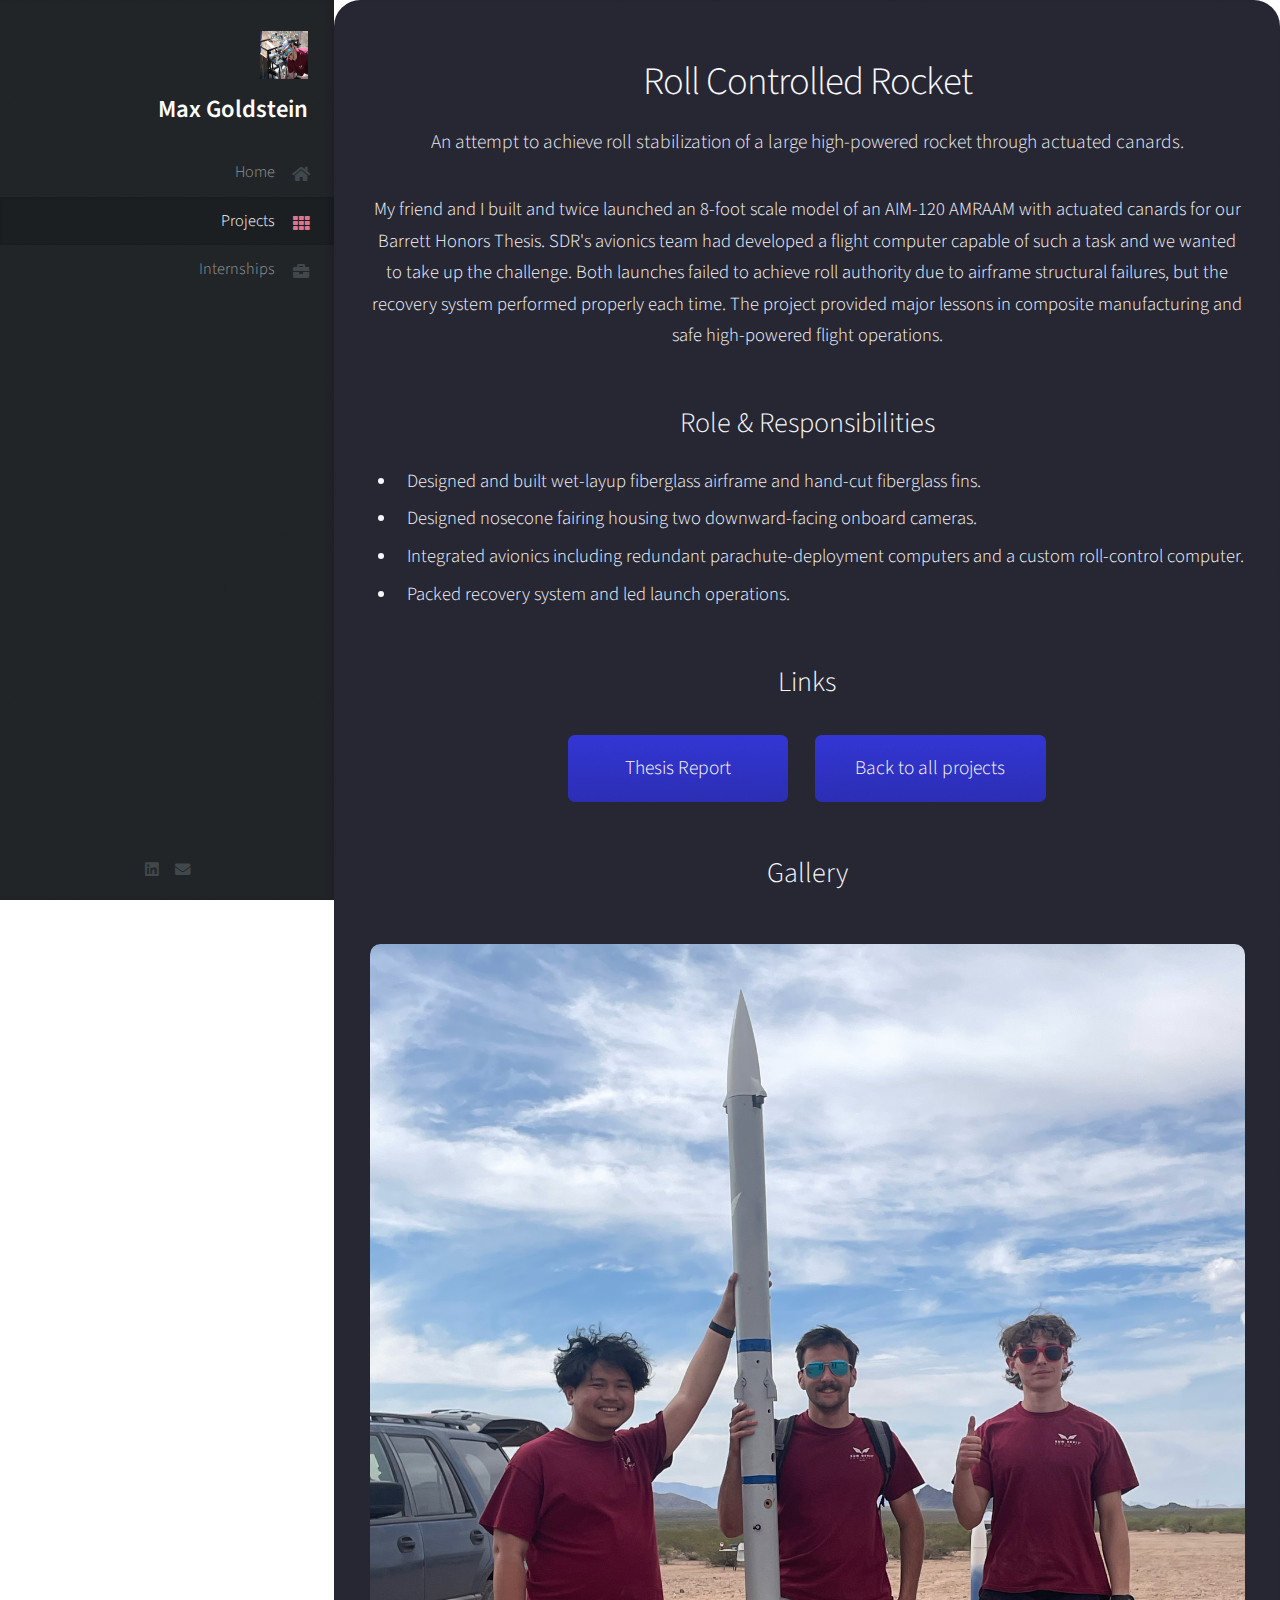
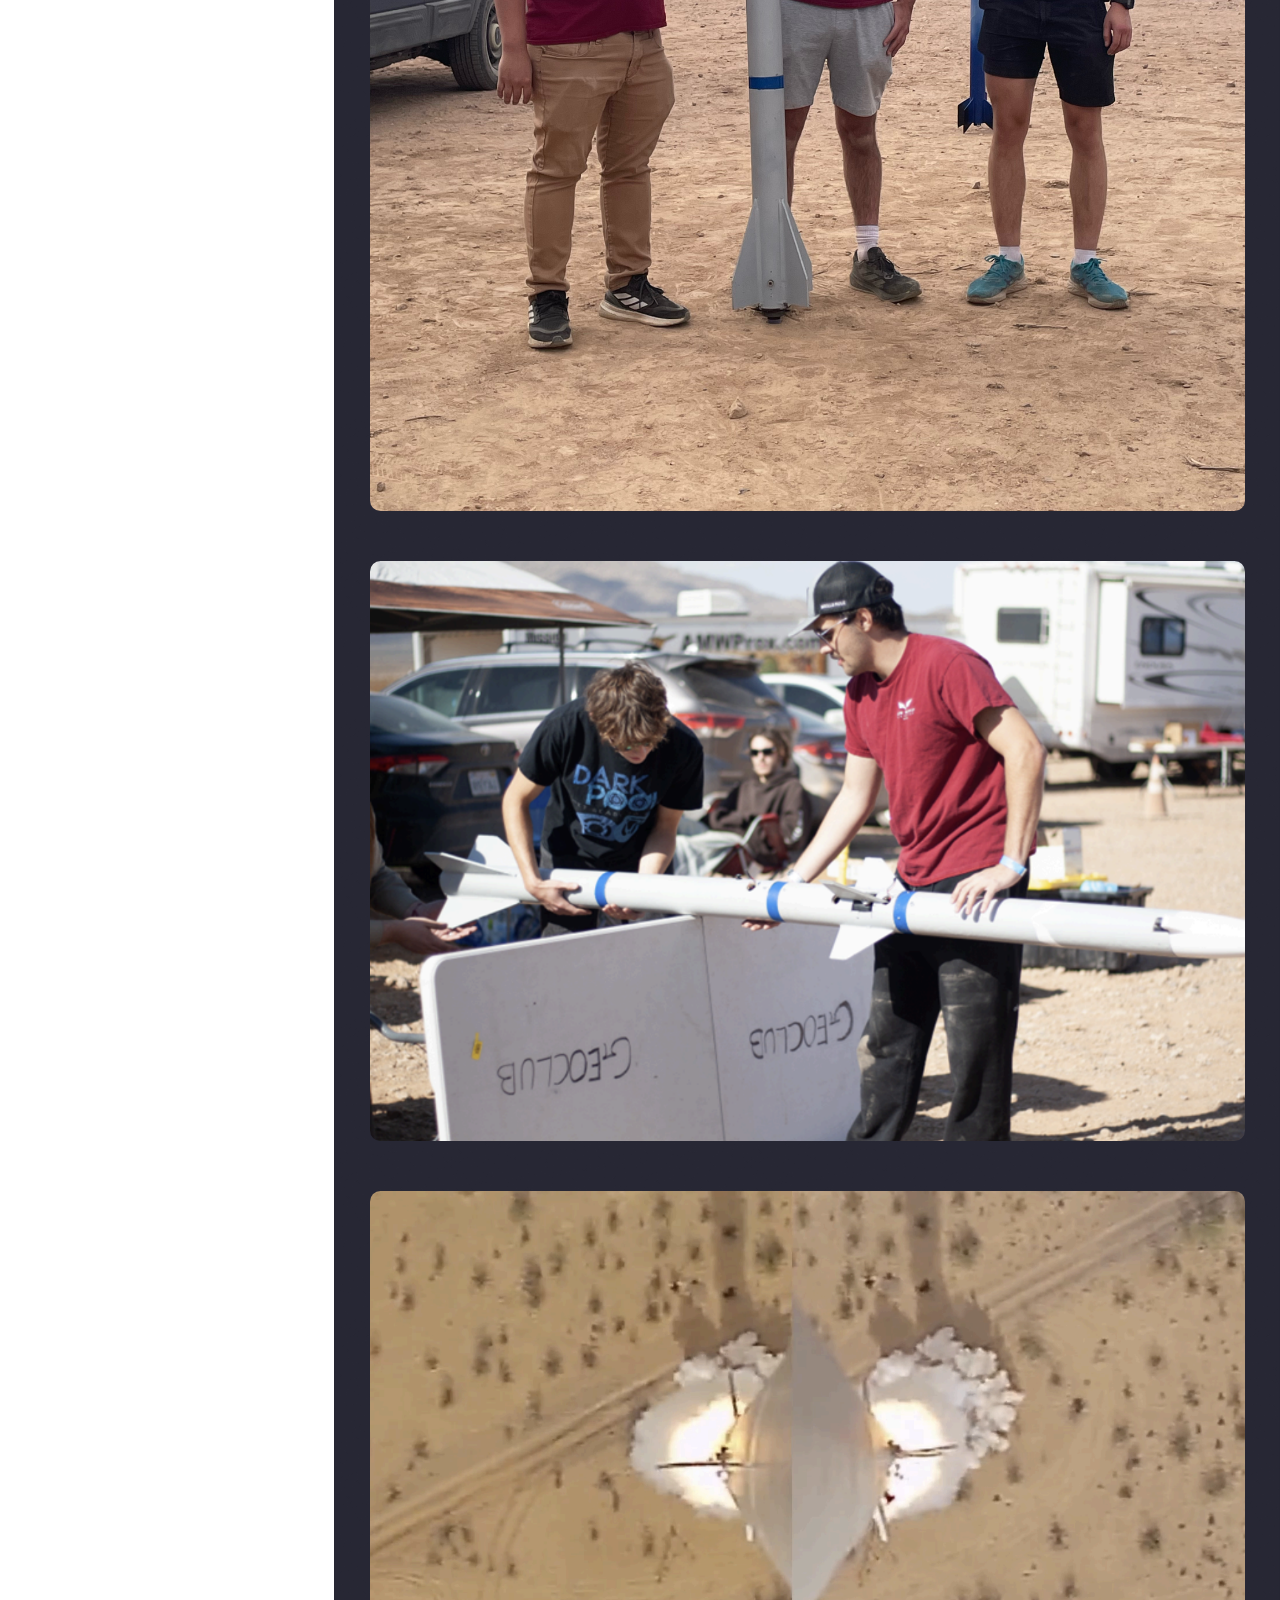
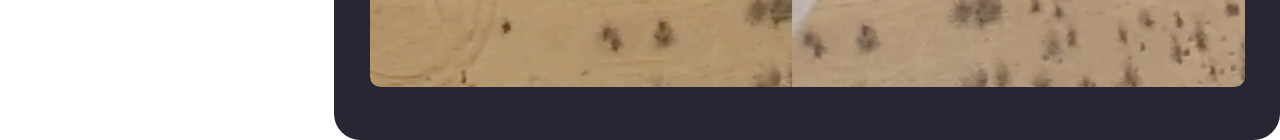
<file: AMRAAM.html>
<!DOCTYPE HTML>
<html>
  <head>
    <title>Roll Controlled Rocket | Projects</title>
    <meta charset="utf-8" />
    <meta name="viewport" content="width=device-width, initial-scale=1, user-scalable=no" />
    <link rel="stylesheet" href="assets/css/main.css" />

    <style>
      /* --------- Sidebar to match index/liquid page (DESKTOP ONLY) ---------- */
      @media screen and (min-width: 981px) {
        #header {
          width: 19em;
        }

        #main {
          margin-left: 19em;
        }
      }

      #header #logo h1#title {
        font-size: 1.4em;
      }

      #header #logo p {
        font-size: 0.95em;
      }

      #nav ul li a span {
        font-size: 1.05em !important;
      }

      /* --------- General text size ---------- */
      body, p, li {
        font-size: 1.1em;
        line-height: 1.7em;
      }

      /* --------- Project detail card ---------- */
      section.project-detail {
        margin: 3em 3em;
        background: rgba(10, 10, 25, 0.88);
        padding: 3em 3em;
        border-radius: 1.5em;
        box-shadow: 0 1.5rem 3rem rgba(0,0,0,0.6);
        box-sizing: border-box;
        color: #f7f8ff;
      }

      section.project-detail .container {
        width: 100%;
        max-width: 100%;
        margin: 0 auto;
      }

      section.project-detail h2 {
        font-size: 2.2em;
        text-align: center;
        margin-bottom: 0.4em;
        color: #f7f8ff;
      }

      section.project-detail h3 {
        font-size: 1.6em;
        margin-top: 1.8em;
        margin-bottom: 0.6em;
        text-align: center;
        color: #f7f8ff;
      }

      section.project-detail header > p {
        font-size: 1.1em;
        opacity: 0.95;
        text-align: center;
        max-width: 60rem;
        margin: 0.5em auto 1em auto;
      }

      section.project-detail p,
      section.project-detail li {
        font-size: 1.05em;
        line-height: 1.7em;
        color: #f7f8ff;
      }

      /* Narrower readable width for main paragraphs */
      section.project-detail p {
        max-width: 60rem;
        margin: 0.8em auto;
        text-align: center;
      }

      /* Role list centered but bullets left-aligned */
      ul.role-list {
        margin: 1.2em auto 0 auto;
        padding-left: 1.5em;
        width: fit-content;
        text-align: left;
      }

      ul.role-list li {
        margin-bottom: 0.35em;
      }

      /* Buttons – centered with spacing (matches other project pages) */
      section.project-detail .actions {
        margin-top: 1.8em;
        margin-bottom: 0.5em;
        display: flex;
        justify-content: center;
        gap: 1.5em;
        flex-wrap: wrap;
      }

      section.project-detail .actions .button {
        min-width: 220px;
        text-align: center;
        font-size: 1.05em;
        padding: 0.9em 2.1em;
      }

      /* Gallery spacing */
      section.project-detail .row {
        margin-top: 1.7em;
      }

      .image.fit img,
      .image.fit video {
        width: 100%;
        height: auto;
        display: block;
        border-radius: 0.6em;
      }
    </style>
  </head>

  <body class="is-preload">

    <!-- Header (same behavior as index/liquid) -->
    <div id="header">
      <div class="top">

        <!-- Logo -->
        <div id="logo">
          <span class="image avatar48"><img src="images/main.jpg" alt="" /></span>
          <h1 id="title">Max Goldstein</h1>
          <p></p>
        </div>

        <!-- Nav -->
        <nav id="nav">
          <ul>
            <li>
              <a href="index.html#top" id="top-link">
                <span class="icon solid fa-home">Home</span>
              </a>
            </li>
            <li>
              <a href="projects.html#projects" id="projects-link" class="active">
                <span class="icon solid fa-th">Projects</span>
              </a>
            </li>
            <li>
              <a href="internships.html" id="internships-link">
                <span class="icon solid fa-briefcase">Internships</span>
              </a>
            </li>
          </ul>
        </nav>

      </div>

      <div class="bottom">
        <!-- Social Icons -->
        <ul class="icons">
          <li>
            <a href="https://www.linkedin.com/in/max-goldstein27" target="_blank" class="icon brands fa-linkedin">
              <span class="label">LinkedIn</span>
            </a>
          </li>
          <li>
            <a href="mailto:mgoldstein42@gatech.edu" class="icon solid fa-envelope">
              <span class="label">Email</span>
            </a>
          </li>
        </ul>
      </div>

    </div>

    <!-- Main -->
    <div id="main">

      <section class="project-detail">
        <div class="container">

          <header>
            <h2>Roll Controlled Rocket</h2>
            <p>An attempt to achieve roll stabilization of a large high-powered rocket through actuated canards.</p>
          </header>

          <p>
            My friend and I built and twice launched an 8-foot scale model of an AIM-120 AMRAAM with actuated canards for our Barrett Honors Thesis.
            SDR's avionics team had developed a flight computer capable of such a task and we wanted to take up the challenge.
            Both launches failed to achieve roll authority due to airframe structural failures, but the recovery system performed properly each time.
            The project provided major lessons in composite manufacturing and safe high-powered flight operations.
          </p>

          <h3>Role &amp; Responsibilities</h3>
          <ul class="role-list">
            <li>Designed and built wet-layup fiberglass airframe and hand-cut fiberglass fins.</li>
            <li>Designed nosecone fairing housing two downward-facing onboard cameras.</li>
            <li>Integrated avionics including redundant parachute-deployment computers and a custom roll-control computer.</li>
            <li>Packed recovery system and led launch operations.</li>
          </ul>

          <h3>Links</h3>
          <ul class="actions">
            <li>
              <a href="https://drive.google.com/file/d/1W_7QoaBTNPmu6j5zC7ysJE2AoIyTH67F/view?usp=sharing" target="_blank" class="button">
                Thesis Report
              </a>
            </li>
            <li>
              <a href="projects.html#projects" class="button primary">
                Back to all projects
              </a>
            </li>
          </ul>

          <h3>Gallery</h3>

          <!-- First full-width image -->
          <div class="row">
            <div class="col-12">
              <span class="image fit">
                <img src="images/AMRAAM_3ppl.HEIC" alt="Team with rocket" />
              </span>
            </div>
          </div>

          <!-- Second full-width image -->
          <div class="row">
            <div class="col-12">
              <span class="image fit">
                <img src="images/Prelaunch.png" alt="Prelaunch setup" />
              </span>
            </div>
          </div>

          <!-- Third full-width image -->
          <div class="row">
            <div class="col-12">
              <span class="image fit">
                <img src="images/onboard.png" alt="Onboard view" />
              </span>
            </div>
          </div>

        </div>
      </section>

    </div>

    <!-- Scripts -->
    <script src="assets/js/jquery.min.js"></script>
    <script src="assets/js/jquery.scrolly.min.js"></script>
    <script src="assets/js/jquery.scrollex.min.js"></script>
    <script src="assets/js/browser.min.js"></script>
    <script src="assets/js/breakpoints.min.js"></script>
    <script src="assets/js/util.js"></script>
    <script src="assets/js/main.js"></script>

  </body>
</html>
</file>
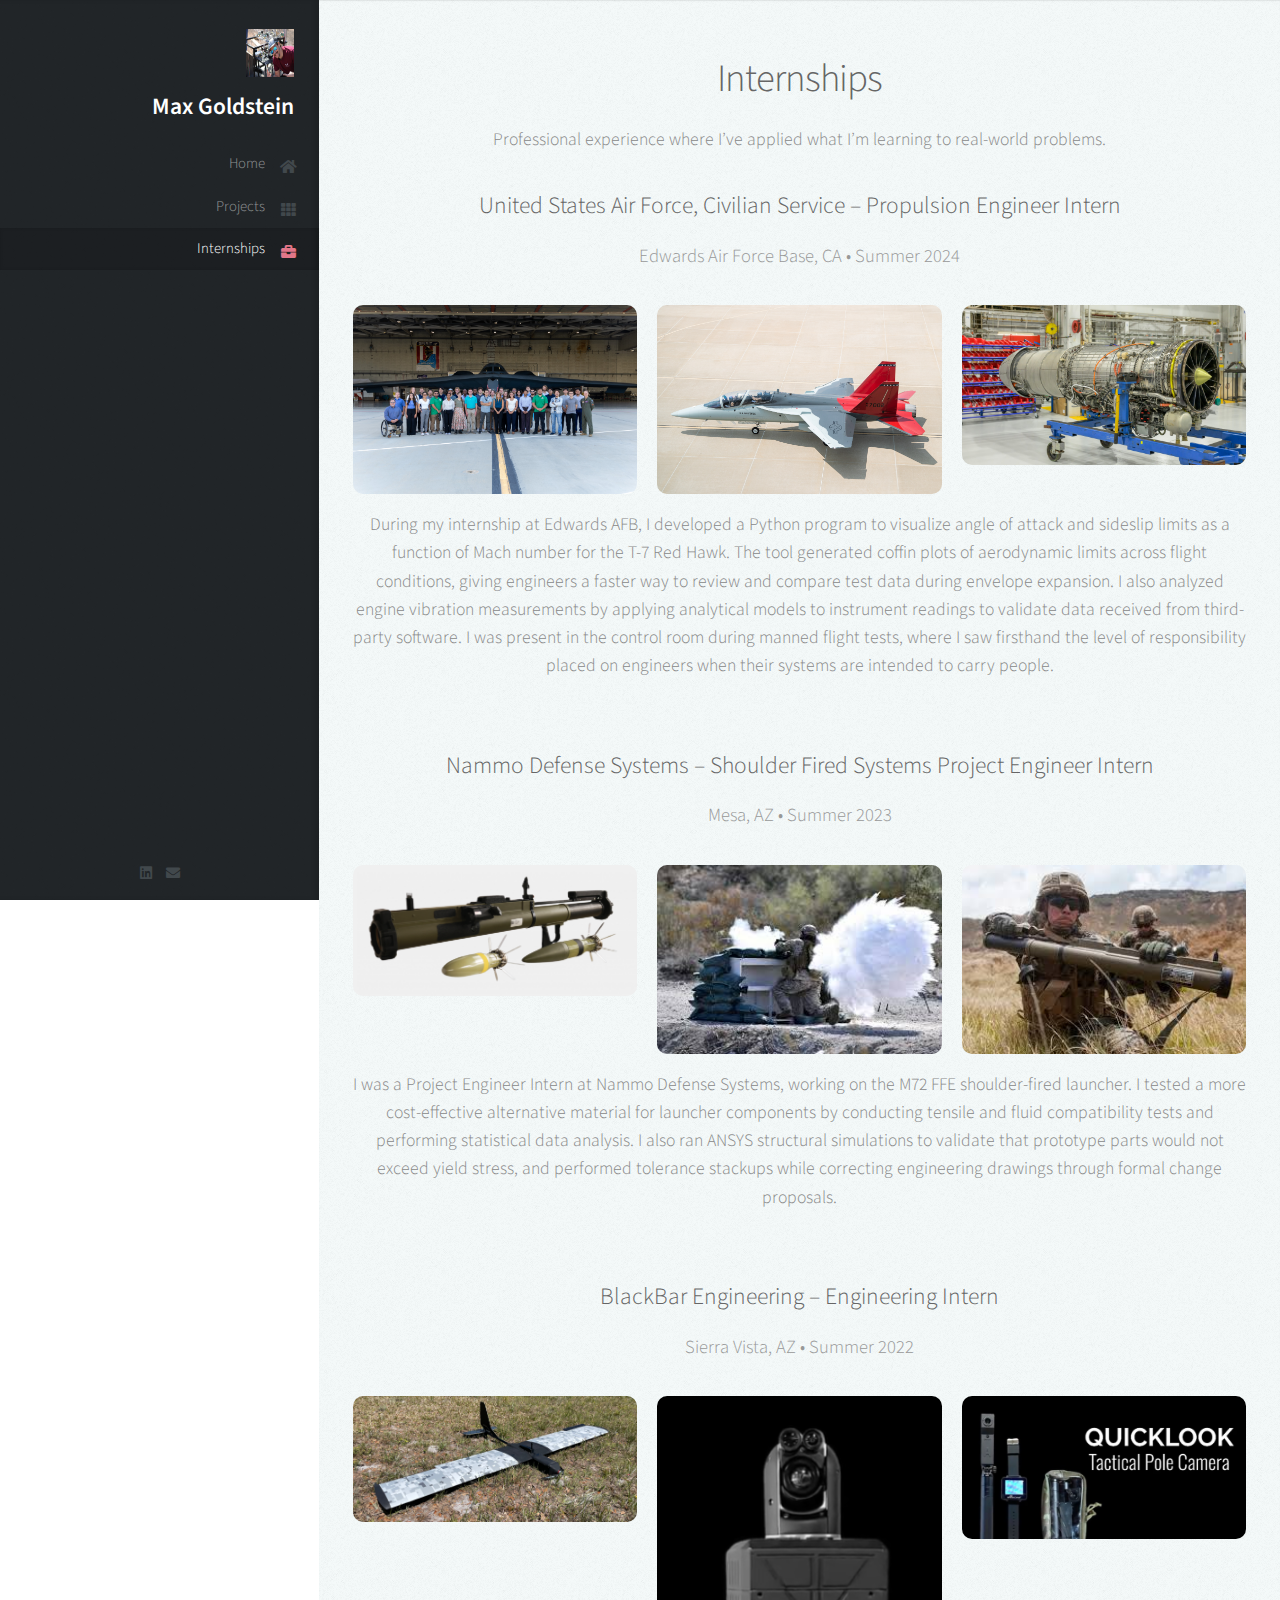
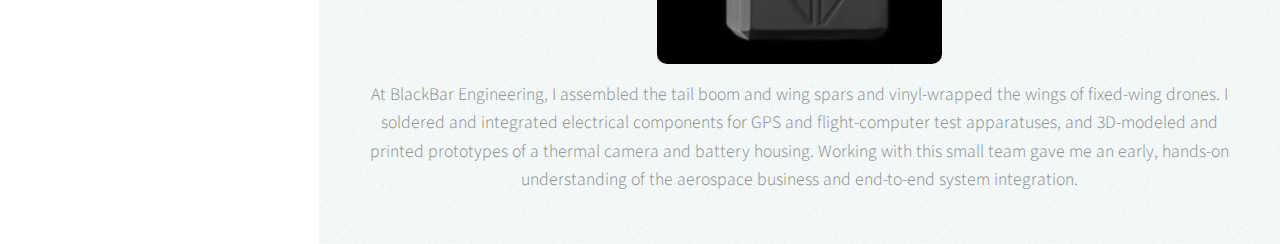
<file: internships.html>
<!DOCTYPE HTML>
<html>
  <head>
    <title>Internships | Prologue</title>
    <meta charset="utf-8" />
    <meta name="viewport" content="width=device-width, initial-scale=1, user-scalable=no" />
    <link rel="stylesheet" href="assets/css/main.css" />

    <style>
      /* --------------------------------------------------
         SIDEBAR TEXT SIZE + WIDTH (MATCH INDEX – DESKTOP ONLY)
      -------------------------------------------------- */
      @media screen and (min-width: 981px) {
        #header {
          width: 19em; /* wider sidebar */
        }

        /* Main content shift to match larger sidebar */
        #main {
          margin-left: 19em;
        }
      }

      #header #logo h1#title {
        font-size: 1.4em;
      }

      #header #logo p {
        font-size: 0.95em;
      }

      #nav ul li a span {
        font-size: 1.05em !important;
      }

      /* --------------------------------------------------
         GENERAL TEXT SIZE (MATCH INDEX)
      -------------------------------------------------- */
      body, p, li {
        font-size: 1.05em;
        line-height: 1.6em;
      }

      section#internships h2 {
        font-size: 2.3em;
      }

      section#internships .subtitle {
        font-size: 1.1em;
        opacity: 0.85;
      }

      /* Slightly larger headings inside internships */
      section#internships h3 {
        font-size: 1.4em;
      }

      /* Keep gallery images nicely rounded */
      .project-block .image.fit img {
        border-radius: 0.6em;
      }
    </style>
  </head>

  <body class="is-preload">

    <!-- Header -->
    <div id="header">

      <div class="top">

        <!-- Logo -->
        <div id="logo">
          <span class="image avatar48"><img src="images/main.jpg" alt="" /></span>
          <h1 id="title">Max Goldstein</h1>
          <p></p>
        </div>

        <!-- Nav -->
        <nav id="nav">
          <ul>
            <li><a href="index.html#top" id="top-link"><span class="icon solid fa-home">Home</span></a></li>
            <li><a href="projects.html" id="projects-link"><span class="icon solid fa-th">Projects</span></a></li>
            <li><a href="internships.html" id="internships-link" class="active"><span class="icon solid fa-briefcase">Internships</span></a></li>
          </ul>
        </nav>

      </div>

      <div class="bottom">
        <!-- Social Icons -->
        <ul class="icons">
          <li><a href="https://www.linkedin.com/in/max-goldstein27" target="_blank" class="icon brands fa-linkedin"><span class="label">LinkedIn</span></a></li>
          <li><a href="mailto:mgoldstein42@gatech.edu" class="icon solid fa-envelope"><span class="label">Email</span></a></li>
        </ul>
      </div>

    </div>

    <!-- Main -->
    <div id="main">

      <!-- Internships -->
      <section id="internships" class="two">
        <div class="container">

          <header>
            <h2>Internships</h2>
            <p>Professional experience where I’ve applied what I’m learning to real-world problems.</p>
          </header>

          <!-- Internship 1 -->
          <article class="project-block">
            <header>
              <h3>United States Air Force, Civilian Service – Propulsion Engineer Intern</h3>
              <p class="subtitle">Edwards Air Force Base, CA • Summer 2024</p>
            </header>

            <!-- Gallery -->
            <div class="row project-gallery">
              <div class="col-4 col-12-mobile">
                <span class="image fit">
                  <img src="images/B2-1.JPG" alt="Edwards AFB Interns" />
                </span>
              </div>
              <div class="col-4 col-12-mobile">
                <span class="image fit">
                  <img src="images/T7.jpg" alt="T-7 Red Hawk" />
                </span>
              </div>
              <div class="col-4 col-12-mobile">
                <span class="image fit">
                  <img src="images/F404.jpg" alt="General Electric F404 Engine" />
                </span>
              </div>
            </div>

            <p>
              During my internship at Edwards AFB, I developed a Python program to visualize angle of attack and sideslip limits as a function of Mach number for the T-7 Red Hawk.
              The tool generated coffin plots of aerodynamic limits across flight conditions, giving engineers a faster way to review and compare test data during envelope expansion.
              I also analyzed engine vibration measurements by applying analytical models to instrument readings to validate data received from third-party software.
              I was present in the control room during manned flight tests, where I saw firsthand the level of responsibility placed on engineers when their systems are intended to carry people.
            </p>
          </article>

          <!-- Internship 2 -->
          <article class="project-block">
            <header>
              <h3>Nammo Defense Systems – Shoulder Fired Systems Project Engineer Intern</h3>
              <p class="subtitle">Mesa, AZ • Summer 2023</p>
            </header>

            <div class="row project-gallery">
              <div class="col-4 col-12-mobile">
                <span class="image fit">
                  <img src="images/M72.png" alt="M72 launcher" />
                </span>
              </div>
              <div class="col-4 col-12-mobile">
                <span class="image fit">
                  <img src="images/Burst.jpg" alt="Launcher burst test" />
                </span>
              </div>
              <div class="col-4 col-12-mobile">
                <span class="image fit">
                  <img src="images/guywithm72.jpg" alt="Firing test" />
                </span>
              </div>
            </div>

            <p>
              I was a Project Engineer Intern at Nammo Defense Systems, working on the M72 FFE shoulder-fired launcher.
              I tested a more cost-effective alternative material for launcher components by conducting tensile and fluid compatibility tests and performing statistical data analysis.
              I also ran ANSYS structural simulations to validate that prototype parts would not exceed yield stress, and performed tolerance stackups while correcting engineering drawings through formal change proposals.
            </p>
          </article>

          <!-- Internship 3 -->
          <article class="project-block">
            <header>
              <h3>BlackBar Engineering – Engineering Intern</h3>
              <p class="subtitle">Sierra Vista, AZ • Summer 2022</p>
            </header>

            <div class="row project-gallery">
              <div class="col-4 col-12-mobile">
                <span class="image fit">
                  <img src="images/Storm-UAS.jpg" alt="Storm UAS" />
                </span>
              </div>
              <div class="col-4 col-12-mobile">
                <span class="image fit">
                  <img src="images/Ross.png" alt="Ground station / operations" />
                </span>
              </div>
              <div class="col-4 col-12-mobile">
                <span class="image fit">
                  <img src="images/Quicklook.png" alt="Quicklook interface" />
                </span>
              </div>
            </div>

            <p>
              At BlackBar Engineering, I assembled the tail boom and wing spars and vinyl-wrapped the wings of fixed-wing drones.
              I soldered and integrated electrical components for GPS and flight-computer test apparatuses, and 3D-modeled and printed prototypes of a thermal camera and battery housing.
              Working with this small team gave me an early, hands-on understanding of the aerospace business and end-to-end system integration.
            </p>
          </article>

        </div>
      </section>

    </div>

    <!-- Scripts -->
    <script src="assets/js/jquery.min.js"></script>
    <script src="assets/js/jquery.scrolly.min.js"></script>
    <script src="assets/js/jquery.scrollex.min.js"></script>
    <script src="assets/js/browser.min.js"></script>
    <script src="assets/js/breakpoints.min.js"></script>
    <script src="assets/js/util.js"></script>
    <script src="assets/js/main.js"></script>

  </body>
</html>
</file>
<file: assets/css/main.css>
@import url("fontawesome-all.min.css");
@import url("https://fonts.googleapis.com/css?family=Source+Sans+Pro:300,300italic,400,600");

/*
	Prologue by HTML5 UP
	html5up.net | @ajlkn
	Free for personal and commercial use under the CCA 3.0 license (html5up.net/license)
*/

html, body, div, span, applet, object,
iframe, h1, h2, h3, h4, h5, h6, p, blockquote,
pre, a, abbr, acronym, address, big, cite,
code, del, dfn, em, img, ins, kbd, q, s, samp,
small, strike, strong, sub, sup, tt, var, b,
u, i, center, dl, dt, dd, ol, ul, li, fieldset,
form, label, legend, table, caption, tbody,
tfoot, thead, tr, th, td, article, aside,
canvas, details, embed, figure, figcaption,
footer, header, hgroup, menu, nav, output, ruby,
section, summary, time, mark, audio, video {
	margin: 0;
	padding: 0;
	border: 0;
	font-size: 100%;
	font: inherit;
	vertical-align: baseline;}

article, aside, details, figcaption, figure,
footer, header, hgroup, menu, nav, section {
	display: block;}

body {
	line-height: 1;
}

ol, ul {
	list-style: none;
}

blockquote, q {
	quotes: none;
}

	blockquote:before, blockquote:after, q:before, q:after {
		content: '';
		content: none;
	}

table {
	border-collapse: collapse;
	border-spacing: 0;
}

body {
	-webkit-text-size-adjust: none;
}

mark {
	background-color: transparent;
	color: inherit;
}

input::-moz-focus-inner {
	border: 0;
	padding: 0;
}

input, select, textarea {
	-moz-appearance: none;
	-webkit-appearance: none;
	-ms-appearance: none;
	appearance: none;
}

/* Basic */

	html {
		box-sizing: border-box;
	}

	*, *:before, *:after {
		box-sizing: inherit;
	}

	body {
		background: #fff;
		font-family: 'Source Sans Pro', sans-serif;
		font-size: 19pt;
		font-weight: 300;
		line-height: 1.75em;
		color: #888;
	}

		body.is-preload *, body.is-preload *:before, body.is-preload *:after {
			-moz-animation: none !important;
			-webkit-animation: none !important;
			-ms-animation: none !important;
			animation: none !important;
			-moz-transition: none !important;
			-webkit-transition: none !important;
			-ms-transition: none !important;
			transition: none !important;
		}

	input, textarea, select {
		font-family: 'Source Sans Pro', sans-serif;
		font-size: 19pt;
		font-weight: 300;
		line-height: 1.75em;
		color: #888;
	}

	h1, h2, h3, h4, h5, h6 {
		font-weight: 300;
		color: #666;
		line-height: 1.5em;
	}

	h1 a, h2 a, h3 a, h4 a, h5 a, h6 a {
		color: inherit;
		text-decoration: none;
	}

		h1 a strong, h2 a strong, h3 a strong, h4 a strong, h5 a strong, h6 a strong {
			color: #333;
		}

	h2 {
		font-size: 2em;
		letter-spacing: -1px;
	}

		h2.alt {
			color: #888;
		}

			h2.alt strong {
				color: #666;
			}

	h3 {
		font-size: 1.5em;
	}

	header {
		margin: 0 0 2em 0;
	}

		header > p {
			margin: 1em 0 0 0;
		}

	footer {
		margin: 2em 0 0 0;
	}

	strong, b {
		font-weight: 300;
		color: #666;
	}

	em, i {
		font-style: italic;
	}

	a {
		text-decoration: none;
		color: inherit;
		border-bottom: dotted 1px rgba(128, 128, 128, 0.5);
		-moz-transition: color 0.35s ease-in-out, border-bottom-color 0.35s ease-in-out;
		-webkit-transition: color 0.35s ease-in-out, border-bottom-color 0.35s ease-in-out;
		-ms-transition: color 0.35s ease-in-out, border-bottom-color 0.35s ease-in-out;
		transition: color 0.35s ease-in-out, border-bottom-color 0.35s ease-in-out;
		outline: 0;
	}

		a:hover {
			color: #E27689;
			border-bottom-color: rgba(255, 255, 255, 0);
		}

	sub {
		position: relative;
		top: 0.5em;
		font-size: 0.8em;
	}

	sup {
		position: relative;
		top: -0.5em;
		font-size: 0.8em;
	}

	hr {
		border: 0;
		border-top: solid 1px #ddd;
	}

	blockquote {
		border-left: solid 0.5em #ddd;
		padding: 1em 0 1em 2em;
		font-style: italic;
	}

	p, ul, ol, dl, table {
		margin-bottom: 2em;
	}

	br.clear {
		clear: both;
	}

/* Container */

	.container {
		margin: 0 auto;
		max-width: 100%;
		width: 1400px;
	}

		@media screen and (min-width: 961px) and (max-width: 1880px) {

			.container {
				width: 1200px;
			}

		}

		@media screen and (min-width: 961px) and (max-width: 1620px) {

			.container {
				width: 960px;
			}

		}

		@media screen and (min-width: 961px) and (max-width: 1320px) {

			.container {
				width: 100%;
			}

		}

		@media screen and (max-width: 960px) {

			.container {
				width: 100%;
			}

		}

		@media screen and (max-width: 736px) {

			.container {
				width: 100%;
			}

		}

/* Row */

	.row {
		display: flex;
		flex-wrap: wrap;
		box-sizing: border-box;
		align-items: stretch;
	}

		.row > * {
			box-sizing: border-box;
		}

		.row.gtr-uniform > * > :last-child {
			margin-bottom: 0;
		}

		.row.aln-left {
			justify-content: flex-start;
		}

		.row.aln-center {
			justify-content: center;
		}

		.row.aln-right {
			justify-content: flex-end;
		}

		.row.aln-top {
			align-items: flex-start;
		}

		.row.aln-middle {
			align-items: center;
		}

		.row.aln-bottom {
			align-items: flex-end;
		}

		.row > .imp {
			order: -1;
		}

		.row > .col-1 {
			width: 8.33333%;
		}

		.row > .off-1 {
			margin-left: 8.33333%;
		}

		.row > .col-2 {
			width: 16.66667%;
		}

		.row > .off-2 {
			margin-left: 16.66667%;
		}

		.row > .col-3 {
			width: 25%;
		}

		.row > .off-3 {
			margin-left: 25%;
		}

		.row > .col-4 {
			width: 33.33333%;
		}

		.row > .off-4 {
			margin-left: 33.33333%;
		}

		.row > .col-5 {
			width: 41.66667%;
		}

		.row > .off-5 {
			margin-left: 41.66667%;
		}

		.row > .col-6 {
			width: 50%;
		}

		.row > .off-6 {
			margin-left: 50%;
		}

		.row > .col-7 {
			width: 58.33333%;
		}

		.row > .off-7 {
			margin-left: 58.33333%;
		}

		.row > .col-8 {
			width: 66.66667%;
		}

		.row > .off-8 {
			margin-left: 66.66667%;
		}

		.row > .col-9 {
			width: 75%;
		}

		.row > .off-9 {
			margin-left: 75%;
		}

		.row > .col-10 {
			width: 83.33333%;
		}

		.row > .off-10 {
			margin-left: 83.33333%;
		}

		.row > .col-11 {
			width: 91.66667%;
		}

		.row > .off-11 {
			margin-left: 91.66667%;
		}

		.row > .col-12 {
			width: 100%;
		}

		.row > .off-12 {
			margin-left: 100%;
		}

		.row.gtr-0 {
			margin-top: 0px;
			margin-left: 0px;
		}

			.row.gtr-0 > * {
				padding: 0px 0 0 0px;
			}

			.row.gtr-0.gtr-uniform {
				margin-top: 0px;
			}

				.row.gtr-0.gtr-uniform > * {
					padding-top: 0px;
				}

		.row.gtr-25 {
			margin-top: -10px;
			margin-left: -10px;
		}

			.row.gtr-25 > * {
				padding: 10px 0 0 10px;
			}

			.row.gtr-25.gtr-uniform {
				margin-top: -10px;
			}

				.row.gtr-25.gtr-uniform > * {
					padding-top: 10px;
				}

		.row.gtr-50 {
			margin-top: -20px;
			margin-left: -20px;
		}

			.row.gtr-50 > * {
				padding: 20px 0 0 20px;
			}

			.row.gtr-50.gtr-uniform {
				margin-top: -20px;
			}

				.row.gtr-50.gtr-uniform > * {
					padding-top: 20px;
				}

		.row {
			margin-top: -40px;
			margin-left: -40px;
		}

			.row > * {
				padding: 40px 0 0 40px;
			}

			.row.gtr-uniform {
				margin-top: -40px;
			}

				.row.gtr-uniform > * {
					padding-top: 40px;
				}

		.row.gtr-150 {
			margin-top: -60px;
			margin-left: -60px;
		}

			.row.gtr-150 > * {
				padding: 60px 0 0 60px;
			}

			.row.gtr-150.gtr-uniform {
				margin-top: -60px;
			}

				.row.gtr-150.gtr-uniform > * {
					padding-top: 60px;
				}

		.row.gtr-200 {
			margin-top: -80px;
			margin-left: -80px;
		}

			.row.gtr-200 > * {
				padding: 80px 0 0 80px;
			}

			.row.gtr-200.gtr-uniform {
				margin-top: -80px;
			}

				.row.gtr-200.gtr-uniform > * {
					padding-top: 80px;
				}

		@media screen and (min-width: 961px) and (max-width: 1880px) {

			.row {
				display: flex;
				flex-wrap: wrap;
				box-sizing: border-box;
				align-items: stretch;
			}

				.row > * {
					box-sizing: border-box;
				}

				.row.gtr-uniform > * > :last-child {
					margin-bottom: 0;
				}

				.row.aln-left {
					justify-content: flex-start;
				}

				.row.aln-center {
					justify-content: center;
				}

				.row.aln-right {
					justify-content: flex-end;
				}

				.row.aln-top {
					align-items: flex-start;
				}

				.row.aln-middle {
					align-items: center;
				}

				.row.aln-bottom {
					align-items: flex-end;
				}

				.row > .imp-wide {
					order: -1;
				}

				.row > .col-1-wide {
					width: 8.33333%;
				}

				.row > .off-1-wide {
					margin-left: 8.33333%;
				}

				.row > .col-2-wide {
					width: 16.66667%;
				}

				.row > .off-2-wide {
					margin-left: 16.66667%;
				}

				.row > .col-3-wide {
					width: 25%;
				}

				.row > .off-3-wide {
					margin-left: 25%;
				}

				.row > .col-4-wide {
					width: 33.33333%;
				}

				.row > .off-4-wide {
					margin-left: 33.33333%;
				}

				.row > .col-5-wide {
					width: 41.66667%;
				}

				.row > .off-5-wide {
					margin-left: 41.66667%;
				}

				.row > .col-6-wide {
					width: 50%;
				}

				.row > .off-6-wide {
					margin-left: 50%;
				}

				.row > .col-7-wide {
					width: 58.33333%;
				}

				.row > .off-7-wide {
					margin-left: 58.33333%;
				}

				.row > .col-8-wide {
					width: 66.66667%;
				}

				.row > .off-8-wide {
					margin-left: 66.66667%;
				}

				.row > .col-9-wide {
					width: 75%;
				}

				.row > .off-9-wide {
					margin-left: 75%;
				}

				.row > .col-10-wide {
					width: 83.33333%;
				}

				.row > .off-10-wide {
					margin-left: 83.33333%;
				}

				.row > .col-11-wide {
					width: 91.66667%;
				}

				.row > .off-11-wide {
					margin-left: 91.66667%;
				}

				.row > .col-12-wide {
					width: 100%;
				}

				.row > .off-12-wide {
					margin-left: 100%;
				}

				.row.gtr-0 {
					margin-top: 0px;
					margin-left: 0px;
				}

					.row.gtr-0 > * {
						padding: 0px 0 0 0px;
					}

					.row.gtr-0.gtr-uniform {
						margin-top: 0px;
					}

						.row.gtr-0.gtr-uniform > * {
							padding-top: 0px;
						}

				.row.gtr-25 {
					margin-top: -10px;
					margin-left: -10px;
				}

					.row.gtr-25 > * {
						padding: 10px 0 0 10px;
					}

					.row.gtr-25.gtr-uniform {
						margin-top: -10px;
					}

						.row.gtr-25.gtr-uniform > * {
							padding-top: 10px;
						}

				.row.gtr-50 {
					margin-top: -20px;
					margin-left: -20px;
				}

					.row.gtr-50 > * {
						padding: 20px 0 0 20px;
					}

					.row.gtr-50.gtr-uniform {
						margin-top: -20px;
					}

						.row.gtr-50.gtr-uniform > * {
							padding-top: 20px;
						}

				.row {
					margin-top: -40px;
					margin-left: -40px;
				}

					.row > * {
						padding: 40px 0 0 40px;
					}

					.row.gtr-uniform {
						margin-top: -40px;
					}

						.row.gtr-uniform > * {
							padding-top: 40px;
						}

				.row.gtr-150 {
					margin-top: -60px;
					margin-left: -60px;
				}

					.row.gtr-150 > * {
						padding: 60px 0 0 60px;
					}

					.row.gtr-150.gtr-uniform {
						margin-top: -60px;
					}

						.row.gtr-150.gtr-uniform > * {
							padding-top: 60px;
						}

				.row.gtr-200 {
					margin-top: -80px;
					margin-left: -80px;
				}

					.row.gtr-200 > * {
						padding: 80px 0 0 80px;
					}

					.row.gtr-200.gtr-uniform {
						margin-top: -80px;
					}

						.row.gtr-200.gtr-uniform > * {
							padding-top: 80px;
						}

		}

		@media screen and (min-width: 961px) and (max-width: 1620px) {

			.row {
				display: flex;
				flex-wrap: wrap;
				box-sizing: border-box;
				align-items: stretch;
			}

				.row > * {
					box-sizing: border-box;
				}

				.row.gtr-uniform > * > :last-child {
					margin-bottom: 0;
				}

				.row.aln-left {
					justify-content: flex-start;
				}

				.row.aln-center {
					justify-content: center;
				}

				.row.aln-right {
					justify-content: flex-end;
				}

				.row.aln-top {
					align-items: flex-start;
				}

				.row.aln-middle {
					align-items: center;
				}

				.row.aln-bottom {
					align-items: flex-end;
				}

				.row > .imp-normal {
					order: -1;
				}

				.row > .col-1-normal {
					width: 8.33333%;
				}

				.row > .off-1-normal {
					margin-left: 8.33333%;
				}

				.row > .col-2-normal {
					width: 16.66667%;
				}

				.row > .off-2-normal {
					margin-left: 16.66667%;
				}

				.row > .col-3-normal {
					width: 25%;
				}

				.row > .off-3-normal {
					margin-left: 25%;
				}

				.row > .col-4-normal {
					width: 33.33333%;
				}

				.row > .off-4-normal {
					margin-left: 33.33333%;
				}

				.row > .col-5-normal {
					width: 41.66667%;
				}

				.row > .off-5-normal {
					margin-left: 41.66667%;
				}

				.row > .col-6-normal {
					width: 50%;
				}

				.row > .off-6-normal {
					margin-left: 50%;
				}

				.row > .col-7-normal {
					width: 58.33333%;
				}

				.row > .off-7-normal {
					margin-left: 58.33333%;
				}

				.row > .col-8-normal {
					width: 66.66667%;
				}

				.row > .off-8-normal {
					margin-left: 66.66667%;
				}

				.row > .col-9-normal {
					width: 75%;
				}

				.row > .off-9-normal {
					margin-left: 75%;
				}

				.row > .col-10-normal {
					width: 83.33333%;
				}

				.row > .off-10-normal {
					margin-left: 83.33333%;
				}

				.row > .col-11-normal {
					width: 91.66667%;
				}

				.row > .off-11-normal {
					margin-left: 91.66667%;
				}

				.row > .col-12-normal {
					width: 100%;
				}

				.row > .off-12-normal {
					margin-left: 100%;
				}

				.row.gtr-0 {
					margin-top: 0px;
					margin-left: 0px;
				}

					.row.gtr-0 > * {
						padding: 0px 0 0 0px;
					}

					.row.gtr-0.gtr-uniform {
						margin-top: 0px;
					}

						.row.gtr-0.gtr-uniform > * {
							padding-top: 0px;
						}

				.row.gtr-25 {
					margin-top: -10px;
					margin-left: -10px;
				}

					.row.gtr-25 > * {
						padding: 10px 0 0 10px;
					}

					.row.gtr-25.gtr-uniform {
						margin-top: -10px;
					}

						.row.gtr-25.gtr-uniform > * {
							padding-top: 10px;
						}

				.row.gtr-50 {
					margin-top: -20px;
					margin-left: -20px;
				}

					.row.gtr-50 > * {
						padding: 20px 0 0 20px;
					}

					.row.gtr-50.gtr-uniform {
						margin-top: -20px;
					}

						.row.gtr-50.gtr-uniform > * {
							padding-top: 20px;
						}

				.row {
					margin-top: -40px;
					margin-left: -40px;
				}

					.row > * {
						padding: 40px 0 0 40px;
					}

					.row.gtr-uniform {
						margin-top: -40px;
					}

						.row.gtr-uniform > * {
							padding-top: 40px;
						}

				.row.gtr-150 {
					margin-top: -60px;
					margin-left: -60px;
				}

					.row.gtr-150 > * {
						padding: 60px 0 0 60px;
					}

					.row.gtr-150.gtr-uniform {
						margin-top: -60px;
					}

						.row.gtr-150.gtr-uniform > * {
							padding-top: 60px;
						}

				.row.gtr-200 {
					margin-top: -80px;
					margin-left: -80px;
				}

					.row.gtr-200 > * {
						padding: 80px 0 0 80px;
					}

					.row.gtr-200.gtr-uniform {
						margin-top: -80px;
					}

						.row.gtr-200.gtr-uniform > * {
							padding-top: 80px;
						}

		}

		@media screen and (min-width: 961px) and (max-width: 1320px) {

			.row {
				display: flex;
				flex-wrap: wrap;
				box-sizing: border-box;
				align-items: stretch;
			}

				.row > * {
					box-sizing: border-box;
				}

				.row.gtr-uniform > * > :last-child {
					margin-bottom: 0;
				}

				.row.aln-left {
					justify-content: flex-start;
				}

				.row.aln-center {
					justify-content: center;
				}

				.row.aln-right {
					justify-content: flex-end;
				}

				.row.aln-top {
					align-items: flex-start;
				}

				.row.aln-middle {
					align-items: center;
				}

				.row.aln-bottom {
					align-items: flex-end;
				}

				.row > .imp-narrow {
					order: -1;
				}

				.row > .col-1-narrow {
					width: 8.33333%;
				}

				.row > .off-1-narrow {
					margin-left: 8.33333%;
				}

				.row > .col-2-narrow {
					width: 16.66667%;
				}

				.row > .off-2-narrow {
					margin-left: 16.66667%;
				}

				.row > .col-3-narrow {
					width: 25%;
				}

				.row > .off-3-narrow {
					margin-left: 25%;
				}

				.row > .col-4-narrow {
					width: 33.33333%;
				}

				.row > .off-4-narrow {
					margin-left: 33.33333%;
				}

				.row > .col-5-narrow {
					width: 41.66667%;
				}

				.row > .off-5-narrow {
					margin-left: 41.66667%;
				}

				.row > .col-6-narrow {
					width: 50%;
				}

				.row > .off-6-narrow {
					margin-left: 50%;
				}

				.row > .col-7-narrow {
					width: 58.33333%;
				}

				.row > .off-7-narrow {
					margin-left: 58.33333%;
				}

				.row > .col-8-narrow {
					width: 66.66667%;
				}

				.row > .off-8-narrow {
					margin-left: 66.66667%;
				}

				.row > .col-9-narrow {
					width: 75%;
				}

				.row > .off-9-narrow {
					margin-left: 75%;
				}

				.row > .col-10-narrow {
					width: 83.33333%;
				}

				.row > .off-10-narrow {
					margin-left: 83.33333%;
				}

				.row > .col-11-narrow {
					width: 91.66667%;
				}

				.row > .off-11-narrow {
					margin-left: 91.66667%;
				}

				.row > .col-12-narrow {
					width: 100%;
				}

				.row > .off-12-narrow {
					margin-left: 100%;
				}

				.row.gtr-0 {
					margin-top: 0px;
					margin-left: 0px;
				}

					.row.gtr-0 > * {
						padding: 0px 0 0 0px;
					}

					.row.gtr-0.gtr-uniform {
						margin-top: 0px;
					}

						.row.gtr-0.gtr-uniform > * {
							padding-top: 0px;
						}

				.row.gtr-25 {
					margin-top: -5px;
					margin-left: -5px;
				}

					.row.gtr-25 > * {
						padding: 5px 0 0 5px;
					}

					.row.gtr-25.gtr-uniform {
						margin-top: -5px;
					}

						.row.gtr-25.gtr-uniform > * {
							padding-top: 5px;
						}

				.row.gtr-50 {
					margin-top: -10px;
					margin-left: -10px;
				}

					.row.gtr-50 > * {
						padding: 10px 0 0 10px;
					}

					.row.gtr-50.gtr-uniform {
						margin-top: -10px;
					}

						.row.gtr-50.gtr-uniform > * {
							padding-top: 10px;
						}

				.row {
					margin-top: -20px;
					margin-left: -20px;
				}

					.row > * {
						padding: 20px 0 0 20px;
					}

					.row.gtr-uniform {
						margin-top: -20px;
					}

						.row.gtr-uniform > * {
							padding-top: 20px;
						}

				.row.gtr-150 {
					margin-top: -30px;
					margin-left: -30px;
				}

					.row.gtr-150 > * {
						padding: 30px 0 0 30px;
					}

					.row.gtr-150.gtr-uniform {
						margin-top: -30px;
					}

						.row.gtr-150.gtr-uniform > * {
							padding-top: 30px;
						}

				.row.gtr-200 {
					margin-top: -40px;
					margin-left: -40px;
				}

					.row.gtr-200 > * {
						padding: 40px 0 0 40px;
					}

					.row.gtr-200.gtr-uniform {
						margin-top: -40px;
					}

						.row.gtr-200.gtr-uniform > * {
							padding-top: 40px;
						}

		}

		@media screen and (max-width: 960px) {

			.row {
				display: flex;
				flex-wrap: wrap;
				box-sizing: border-box;
				align-items: stretch;
			}

				.row > * {
					box-sizing: border-box;
				}

				.row.gtr-uniform > * > :last-child {
					margin-bottom: 0;
				}

				.row.aln-left {
					justify-content: flex-start;
				}

				.row.aln-center {
					justify-content: center;
				}

				.row.aln-right {
					justify-content: flex-end;
				}

				.row.aln-top {
					align-items: flex-start;
				}

				.row.aln-middle {
					align-items: center;
				}

				.row.aln-bottom {
					align-items: flex-end;
				}

				.row > .imp-narrower {
					order: -1;
				}

				.row > .col-1-narrower {
					width: 8.33333%;
				}

				.row > .off-1-narrower {
					margin-left: 8.33333%;
				}

				.row > .col-2-narrower {
					width: 16.66667%;
				}

				.row > .off-2-narrower {
					margin-left: 16.66667%;
				}

				.row > .col-3-narrower {
					width: 25%;
				}

				.row > .off-3-narrower {
					margin-left: 25%;
				}

				.row > .col-4-narrower {
					width: 33.33333%;
				}

				.row > .off-4-narrower {
					margin-left: 33.33333%;
				}

				.row > .col-5-narrower {
					width: 41.66667%;
				}

				.row > .off-5-narrower {
					margin-left: 41.66667%;
				}

				.row > .col-6-narrower {
					width: 50%;
				}

				.row > .off-6-narrower {
					margin-left: 50%;
				}

				.row > .col-7-narrower {
					width: 58.33333%;
				}

				.row > .off-7-narrower {
					margin-left: 58.33333%;
				}

				.row > .col-8-narrower {
					width: 66.66667%;
				}

				.row > .off-8-narrower {
					margin-left: 66.66667%;
				}

				.row > .col-9-narrower {
					width: 75%;
				}

				.row > .off-9-narrower {
					margin-left: 75%;
				}

				.row > .col-10-narrower {
					width: 83.33333%;
				}

				.row > .off-10-narrower {
					margin-left: 83.33333%;
				}

				.row > .col-11-narrower {
					width: 91.66667%;
				}

				.row > .off-11-narrower {
					margin-left: 91.66667%;
				}

				.row > .col-12-narrower {
					width: 100%;
				}

				.row > .off-12-narrower {
					margin-left: 100%;
				}

				.row.gtr-0 {
					margin-top: 0px;
					margin-left: 0px;
				}

					.row.gtr-0 > * {
						padding: 0px 0 0 0px;
					}

					.row.gtr-0.gtr-uniform {
						margin-top: 0px;
					}

						.row.gtr-0.gtr-uniform > * {
							padding-top: 0px;
						}

				.row.gtr-25 {
					margin-top: -5px;
					margin-left: -5px;
				}

					.row.gtr-25 > * {
						padding: 5px 0 0 5px;
					}

					.row.gtr-25.gtr-uniform {
						margin-top: -5px;
					}

						.row.gtr-25.gtr-uniform > * {
							padding-top: 5px;
						}

				.row.gtr-50 {
					margin-top: -10px;
					margin-left: -10px;
				}

					.row.gtr-50 > * {
						padding: 10px 0 0 10px;
					}

					.row.gtr-50.gtr-uniform {
						margin-top: -10px;
					}

						.row.gtr-50.gtr-uniform > * {
							padding-top: 10px;
						}

				.row {
					margin-top: -20px;
					margin-left: -20px;
				}

					.row > * {
						padding: 20px 0 0 20px;
					}

					.row.gtr-uniform {
						margin-top: -20px;
					}

						.row.gtr-uniform > * {
							padding-top: 20px;
						}

				.row.gtr-150 {
					margin-top: -30px;
					margin-left: -30px;
				}

					.row.gtr-150 > * {
						padding: 30px 0 0 30px;
					}

					.row.gtr-150.gtr-uniform {
						margin-top: -30px;
					}

						.row.gtr-150.gtr-uniform > * {
							padding-top: 30px;
						}

				.row.gtr-200 {
					margin-top: -40px;
					margin-left: -40px;
				}

					.row.gtr-200 > * {
						padding: 40px 0 0 40px;
					}

					.row.gtr-200.gtr-uniform {
						margin-top: -40px;
					}

						.row.gtr-200.gtr-uniform > * {
							padding-top: 40px;
						}

		}

		@media screen and (max-width: 736px) {

			.row {
				display: flex;
				flex-wrap: wrap;
				box-sizing: border-box;
				align-items: stretch;
			}

				.row > * {
					box-sizing: border-box;
				}

				.row.gtr-uniform > * > :last-child {
					margin-bottom: 0;
				}

				.row.aln-left {
					justify-content: flex-start;
				}

				.row.aln-center {
					justify-content: center;
				}

				.row.aln-right {
					justify-content: flex-end;
				}

				.row.aln-top {
					align-items: flex-start;
				}

				.row.aln-middle {
					align-items: center;
				}

				.row.aln-bottom {
					align-items: flex-end;
				}

				.row > .imp-mobile {
					order: -1;
				}

				.row > .col-1-mobile {
					width: 8.33333%;
				}

				.row > .off-1-mobile {
					margin-left: 8.33333%;
				}

				.row > .col-2-mobile {
					width: 16.66667%;
				}

				.row > .off-2-mobile {
					margin-left: 16.66667%;
				}

				.row > .col-3-mobile {
					width: 25%;
				}

				.row > .off-3-mobile {
					margin-left: 25%;
				}

				.row > .col-4-mobile {
					width: 33.33333%;
				}

				.row > .off-4-mobile {
					margin-left: 33.33333%;
				}

				.row > .col-5-mobile {
					width: 41.66667%;
				}

				.row > .off-5-mobile {
					margin-left: 41.66667%;
				}

				.row > .col-6-mobile {
					width: 50%;
				}

				.row > .off-6-mobile {
					margin-left: 50%;
				}

				.row > .col-7-mobile {
					width: 58.33333%;
				}

				.row > .off-7-mobile {
					margin-left: 58.33333%;
				}

				.row > .col-8-mobile {
					width: 66.66667%;
				}

				.row > .off-8-mobile {
					margin-left: 66.66667%;
				}

				.row > .col-9-mobile {
					width: 75%;
				}

				.row > .off-9-mobile {
					margin-left: 75%;
				}

				.row > .col-10-mobile {
					width: 83.33333%;
				}

				.row > .off-10-mobile {
					margin-left: 83.33333%;
				}

				.row > .col-11-mobile {
					width: 91.66667%;
				}

				.row > .off-11-mobile {
					margin-left: 91.66667%;
				}

				.row > .col-12-mobile {
					width: 100%;
				}

				.row > .off-12-mobile {
					margin-left: 100%;
				}

				.row.gtr-0 {
					margin-top: 0px;
					margin-left: 0px;
				}

					.row.gtr-0 > * {
						padding: 0px 0 0 0px;
					}

					.row.gtr-0.gtr-uniform {
						margin-top: 0px;
					}

						.row.gtr-0.gtr-uniform > * {
							padding-top: 0px;
						}

				.row.gtr-25 {
					margin-top: -5px;
					margin-left: -5px;
				}

					.row.gtr-25 > * {
						padding: 5px 0 0 5px;
					}

					.row.gtr-25.gtr-uniform {
						margin-top: -5px;
					}

						.row.gtr-25.gtr-uniform > * {
							padding-top: 5px;
						}

				.row.gtr-50 {
					margin-top: -10px;
					margin-left: -10px;
				}

					.row.gtr-50 > * {
						padding: 10px 0 0 10px;
					}

					.row.gtr-50.gtr-uniform {
						margin-top: -10px;
					}

						.row.gtr-50.gtr-uniform > * {
							padding-top: 10px;
						}

				.row {
					margin-top: -20px;
					margin-left: -20px;
				}

					.row > * {
						padding: 20px 0 0 20px;
					}

					.row.gtr-uniform {
						margin-top: -20px;
					}

						.row.gtr-uniform > * {
							padding-top: 20px;
						}

				.row.gtr-150 {
					margin-top: -30px;
					margin-left: -30px;
				}

					.row.gtr-150 > * {
						padding: 30px 0 0 30px;
					}

					.row.gtr-150.gtr-uniform {
						margin-top: -30px;
					}

						.row.gtr-150.gtr-uniform > * {
							padding-top: 30px;
						}

				.row.gtr-200 {
					margin-top: -40px;
					margin-left: -40px;
				}

					.row.gtr-200 > * {
						padding: 40px 0 0 40px;
					}

					.row.gtr-200.gtr-uniform {
						margin-top: -40px;
					}

						.row.gtr-200.gtr-uniform > * {
							padding-top: 40px;
						}

		}

/* Sections/Article */

	section, article {
		margin-bottom: 3em;
	}

		section > :last-child,
		section > .container, section:last-child, article > :last-child,
		article > .container, article:last-child {
			margin-bottom: 0;
		}

		.row > section, .row > article {
			margin-bottom: 0;
		}

/* Image */

	.image {
		display: inline-block;
		border: 0;
	}

		.image img {
			display: block;
			width: 100%;
		}

		.image.avatar48 {
			width: 48px;
			height: 48px;
			background: #f00;
		}

			.image.avatar48 img {
				width: 48px;
				height: 48px;
			}

		.image.fit {
			display: block;
			width: 100%;
		}

		.image.featured {
			display: block;
			width: 100%;
			margin: 0 0 2em 0;
		}

		.image.left {
			float: left;
			margin: 0 2em 2em 0;
		}

		.image.centered {
			display: block;
			margin: 0 0 2em 0;
		}

			.image.centered img {
				margin: 0 auto;
				width: auto;
			}

/* List */

	ul {
		list-style: disc;
		padding-left: 1em;
	}

		ul li {
			padding-left: 0.5em;
		}

	ol {
		list-style: decimal;
		padding-left: 1.25em;
	}

		ol li {
			padding-left: 0.25em;
		}

/* Icons */

	ul.icons {
		cursor: default;
		list-style: none;
		padding-left: 0;
	}

		ul.icons li {
			display: inline-block;
			padding-left: 0;
		}

		ul.icons a {
			display: inline-block;
			width: 2em;
			height: 2em;
			line-height: 2em;
			text-align: center;
			border: 0;
		}

/* Form */

	form label {
		display: block;
		text-align: left;
		margin-bottom: 0.5em;
	}

	form input[type="text"],
	form input[type="email"],
	form input[type="password"],
	form select,
	form textarea {
		position: relative;
		-webkit-appearance: none;
		display: block;
		border: 0;
		outline: 0;
		background: #fff;
		background: rgba(255, 255, 255, 0.75);
		width: 100%;
		border-radius: 0.35em;
		padding: 0.75em 1em 0.75em 1em;
		box-shadow: inset 0 0.1em 0.1em 0 rgba(0, 0, 0, 0.05);
		border: solid 1px rgba(0, 0, 0, 0.15);
		-moz-transition: all 0.35s ease-in-out;
		-webkit-transition: all 0.35s ease-in-out;
		-ms-transition: all 0.35s ease-in-out;
		transition: all 0.35s ease-in-out;
	}

		form input[type="text"]:focus,
		form input[type="email"]:focus,
		form input[type="password"]:focus,
		form select:focus,
		form textarea:focus {
			box-shadow: 0 0 2px 1px #8ebebc;
			background: #fff;
		}

	form input[type="text"],
	form input[type="email"],
	form input[type="password"],
	form select {
		line-height: 1.25em;
	}

	form textarea {
		min-height: 14em;
	}

	form ::-webkit-input-placeholder {
		color: #555 !important;
	}

	form :-moz-placeholder {
		color: #555 !important;
	}

	form ::-moz-placeholder {
		color: #555 !important;
	}

	form :-ms-input-placeholder {
		color: #555 !important;
	}

	form ::-moz-focus-inner {
		border: 0;
	}

/* Table */

	table {
		width: 100%;
		text-align: left;
	}

		table tbody tr:nth-child(2n+2) {
			background: #f4f4f4;
		}

		table td {
			padding: 0.5em 1em 0.5em 1em;
		}

		table th {
			text-align: left;
			padding: 0.5em 1em 0.5em 1em;
			color: #fff;
			background: #222729 url("images/overlay.png");
		}

		table thead {
			background: #444;
			color: #fff;
		}

		table tfoot {
			background: #eee;
		}

/* Button */

	input[type="button"],
	input[type="submit"],
	input[type="reset"],
	button,
	.button {
		position: relative;
		display: inline-block;
		border-radius: 0.35em;
		color: #fff !important;
		text-decoration: none;
		padding: 0.75em 2.5em 0.75em 2.5em;
		background-color: #3437d6;
		border: 0;
		cursor: pointer;
		background-image: -moz-linear-gradient(top, rgba(0, 0, 0, 0), rgba(0, 0, 0, 0.15)), url("images/overlay.png");
		background-image: -webkit-linear-gradient(top, rgba(0, 0, 0, 0), rgba(0, 0, 0, 0.15)), url("images/overlay.png");
		background-image: -ms-linear-gradient(top, rgba(0, 0, 0, 0), rgba(0, 0, 0, 0.15)), url("images/overlay.png");
		background-image: linear-gradient(top, rgba(0, 0, 0, 0), rgba(0, 0, 0, 0.15)), url("images/overlay.png");
		-moz-transition: background-color 0.35s ease-in-out;
		-webkit-transition: background-color 0.35s ease-in-out;
		-ms-transition: background-color 0.35s ease-in-out;
		transition: background-color 0.35s ease-in-out;
	}

		input[type="button"]:hover,
		input[type="submit"]:hover,
		input[type="reset"]:hover,
		button:hover,
		.button:hover {
			background-color: #3437d6;
		}

		input[type="button"]:active,
		input[type="submit"]:active,
		input[type="reset"]:active,
		button:active,
		.button:active {
			background-color: #3437d6;
		}

/* Item */

	.item {
		box-shadow: 0 0.05em 0.15em 0 rgba(0, 0, 0, 0.05);
		margin-bottom: 40px;
	}

		.item header {
			background: #fff;
			margin: 0;
			padding: 1em 0 1em 0;
			font-size: 0.8em;
		}

			.item header h3 {
				font-size: 1em;
			}

/* Icons */

	.icon {
		text-decoration: none;
		text-decoration: none;
	}

		.icon:before {
			-moz-osx-font-smoothing: grayscale;
			-webkit-font-smoothing: antialiased;
			display: inline-block;
			font-style: normal;
			font-variant: normal;
			text-rendering: auto;
			line-height: 1;
			text-transform: none !important;
			font-family: 'Font Awesome 5 Free';
			font-weight: 400;
		}

		.icon:before {
			line-height: inherit;
		}

		.icon > .label {
			display: none;
		}

		.icon.solid:before {
			font-weight: 900;
		}

		.icon.brands:before {
			font-family: 'Font Awesome 5 Brands';
		}

/* Header */

	#header {
		display: -moz-flex;
		display: -webkit-flex;
		display: -ms-flex;
		display: flex;
		-moz-flex-direction: column;
		-webkit-flex-direction: column;
		-ms-flex-direction: column;
		flex-direction: column;
		-moz-justify-content: space-between;
		-webkit-justify-content: space-between;
		-ms-justify-content: space-between;
		justify-content: space-between;
		background: #222629 url("images/overlay.png");
		box-shadow: inset -0.25em 0 0.25em 0 rgba(0, 0, 0, 0.1);
		color: #fff;
		height: 100%;
		left: 0;
		overflow-y: auto;
		position: fixed;
		text-align: right;
		top: 0;
		width: 375px;
	}

		#header .top {
			-moz-flex-grow: 1;
			-webkit-flex-grow: 1;
			-ms-flex-grow: 1;
			flex-grow: 1;
		}

		#header .bottom {
			-moz-flex-shrink: 0;
			-webkit-flex-shrink: 0;
			-ms-flex-shrink: 0;
			flex-shrink: 0;
			padding: 1.5em 0 0.75em 0;
		}

			#header .bottom > :last-child {
				margin-bottom: 0;
			}

		#header .icons {
			font-size: 0.8em;
			text-align: center;
		}

			#header .icons a {
				color: #41484c;
				-moz-transition: color 0.35s ease-in-out;
				-webkit-transition: color 0.35s ease-in-out;
				-ms-transition: color 0.35s ease-in-out;
				transition: color 0.35s ease-in-out;
			}

				#header .icons a:hover {
					color: #fff;
				}

	#logo {
		position: relative;
		margin: 1.75em 1.5em 1.5em 1.5em;
		min-height: 48px;
		cursor: default;
	}

		#logo h1 {
			position: relative;
			color: #fff;
			font-weight: 600;
			font-size: 1em;
			line-height: 1em;
		}

		#logo p {
			position: relative;
			display: block;
			font-size: 0.6em;
			color: rgba(255, 255, 255, 0.5);
			line-height: 1.25em;
			margin: 0.5em 0 0 0;
		}

		#logo .image {
			position: absolute;
			left: 0;
			top: 0;
		}

	#nav ul {
		list-style: none;
		padding-left: 0;
		margin-bottom: 0;
	}

		#nav ul li {
			padding-left: 0;
		}

			#nav ul li a {
				display: block;
				padding: 0.5em 1.5em 0.5em 1.5em;
				color: rgba(255, 255, 255, 0.5);
				text-decoration: none;
				outline: 0;
				border: 0;
				-moz-transition: none;
				-webkit-transition: none;
				-ms-transition: none;
				transition: none;
			}

				#nav ul li a span {
					position: relative;
					display: block;
					font-size: 0.8em;
				}

					#nav ul li a span:before {
						position: absolute;
						left: 0;
						color: #41484c;
						text-align: center;
						width: 1.25em;
						line-height: 1.75em;
					}

				#nav ul li a.active {
					background: rgba(0, 0, 0, 0.15);
					box-shadow: inset 0 0 0.25em 0 rgba(0, 0, 0, 0.125);
					color: #fff;
				}

					#nav ul li a.active span:before {
						color: #e27689;
					}

/* Footer */

	#footer {
		margin-left: 375px;
		text-align: center;
		background-color: #dce3e2;
		padding: 3em 0 4em 0;
		box-shadow: inset 0 1px 0 0 rgba(0, 0, 0, 0.05), inset 0 0.1em 0.1em 0 rgba(0, 0, 0, 0.025);
		font-size: 0.8em;
	}

		#footer .copyright {
			cursor: default;
			margin: 0;
		}

			#footer .copyright li {
				display: inline-block;
				line-height: 1em;
				border-left: solid 1px rgba(128, 128, 128, 0.35);
				padding: 0 0 0 0.5em;
				margin: 0 0 0 0.5em;
			}

				#footer .copyright li:first-child {
					border-left: 0;
					padding-left: 0;
					margin-left: 0;
				}

/* Main */

	#main {
		margin-left: 375px;
	}

		#main > section {
			margin: 0;
			overflow: hidden;
			padding: 4em 0;
			box-shadow: inset 0 1px 0 0 rgba(0, 0, 0, 0.05), inset 0 0.1em 0.1em 0 rgba(0, 0, 0, 0.025);
			text-align: center;
			background-image: url("images/overlay.png");
		}

			#main > section.dark {
				color: #ddd;
				color: rgba(255, 255, 255, 0.75);
			}

				#main > section.dark h2, #main > section.dark h3, #main > section.dark h4, #main > section.dark h5, #main > section.dark h6 {
					color: inherit;
				}

				#main > section.dark strong {
					color: #fff;
					border-color: inherit;
				}

				#main > section.dark a {
					color: #fff;
					border-color: inherit;
				}

					#main > section.dark a:hover {
						border-bottom-color: rgba(255, 255, 255, 0);
					}

			#main > section.cover {
				padding: 10em 0;
				background-size: cover;
				background-position: center center;
			}

			#main > section.one {
				background-color: #81918E;
				background-image: url("../../images/banner.jpg");
			}

			#main > section.two {
				background-color: #f5fafa;
			}

			#main > section.three {
				background-color: #ecf1f1;
			}

			#main > section.four {
				background-color: #e8edec;
			}

/* Wide */

	@media screen and (min-width: 961px) and (max-width: 1880px) {

		/* Basic */

			body, input, textarea, select {
				font-size: 17pt;
			}

		/* Header */

			#header {
				width: 300px;
			}

		/* Footer */

			#footer {
				margin-left: 300px;
			}

		/* Main */

			#main {
				margin-left: 300px;
			}

	}

/* Normal */

	@media screen and (min-width: 961px) and (max-width: 1620px) {

		/* Main */

			#main > section {
				padding: 3em 0;
			}

			#main section.cover {
				padding: 5em 0;
			}

	}

/* Narrow */

	@media screen and (min-width: 961px) and (max-width: 1320px) {

		/* Basic */

			body, input, textarea, select {
				font-size: 16pt;
			}

			.container {
				padding: 0 2em 0 2em;
			}

		/* Icons */

			ul.icons li a {
				width: 1.75em;
			}

		/* Item */

			.item {
				margin-bottom: 20px;
			}

		/* Header */

			#header {
				width: 20%;
			}

			#logo .image {
				position: relative;
				margin: 0 0 0.5em 0;
			}

			#nav ul li a {
				font-size: 0.8em;
				padding-top: 0.5em;
				padding-bottom: 0.5em;
			}

				#nav ul li a span {
					padding-right: 2.25em;
				}

					#nav ul li a span:before {
						left: 100%;
						margin-left: -1.25em;
						line-height: 2.25em;
					}

		/* Footer */

			#footer {
				margin-left: 20%;
			}

		/* Main */

			#main {
				margin-left: 20%;
			}

	}

/* Narrower */

	#headerToggle {
		display: none;
	}

	@media screen and (max-width: 960px) {

		/* Basic */

			html, body {
				overflow-x: hidden;
			}

			body, input, textarea, select {
				font-size: 16pt;
			}

			header br {
				display: none;
			}

			.container {
				padding: 0 2em 0 2em;
			}

		/* Item */

			.item {
				margin-bottom: 15px;
			}

		/* Icons */

			ul.icons a {
				width: 1.75em;
				font-size: 1.25em;
			}

		/* Header */

			#header {
				-moz-backface-visibility: hidden;
				-webkit-backface-visibility: hidden;
				-ms-backface-visibility: hidden;
				backface-visibility: hidden;
				-moz-transform: translateX(-275px);
				-webkit-transform: translateX(-275px);
				-ms-transform: translateX(-275px);
				transform: translateX(-275px);
				-moz-transition: -moz-transform 0.5s ease;
				-webkit-transition: -webkit-transform 0.5s ease;
				-ms-transition: -ms-transform 0.5s ease;
				transition: transform 0.5s ease;
				-webkit-overflow-scrolling: touch;
				display: block;
				height: 100%;
				left: 0;
				overflow-y: auto;
				position: fixed;
				top: 0;
				width: 275px;
				z-index: 10002;
				width: 275px;
				background: #222729 url("images/overlay.png");
				box-shadow: inset -0.25em 0 0.25em 0 rgba(0, 0, 0, 0.125);
			}

				#header .top {
					position: relative;
				}

				#header .bottom {
					border-top: solid 1px rgba(255, 255, 255, 0.05);
					box-shadow: 0 -1px 0 0 rgba(0, 0, 0, 0.15);
					padding-top: 2em;
					margin-top: 2em;
					position: relative;
				}

			#logo {
				margin: 1.5em 1.25em 1.25em 1.25em;
			}

			#nav ul li a {
				padding: 0.5em 1.25em 0.5em 1.25em;
			}

			#headerToggle {
				-moz-backface-visibility: hidden;
				-webkit-backface-visibility: hidden;
				-ms-backface-visibility: hidden;
				backface-visibility: hidden;
				-moz-transition: -moz-transform 0.5s ease;
				-webkit-transition: -webkit-transform 0.5s ease;
				-ms-transition: -ms-transform 0.5s ease;
				transition: transform 0.5s ease;
				display: block;
				height: 2.25em;
				left: 0;
				position: fixed;
				top: 0;
				width: 3.25em;
				z-index: 10001;
			}

				#headerToggle .toggle {
					text-decoration: none;
					position: absolute;
					left: 0;
					top: 0;
					width: 100%;
					height: 100%;
					outline: 0;
					border: 0;
				}

					#headerToggle .toggle:before {
						-moz-osx-font-smoothing: grayscale;
						-webkit-font-smoothing: antialiased;
						display: inline-block;
						font-style: normal;
						font-variant: normal;
						text-rendering: auto;
						line-height: 1;
						text-transform: none !important;
						font-family: 'Font Awesome 5 Free';
						font-weight: 900;
					}

					#headerToggle .toggle:before {
						text-decoration: none;
						content: '\f0c9';
						color: #fff;
						font-size: 18px;
						background: rgba(128, 136, 144, 0.5);
						border-radius: 0.35em;
						text-align: center;
						position: absolute;
						left: 0.5em;
						top: 0.5em;
						display: block;
						width: 3.25em;
						height: 2.25em;
						line-height: 2.25em;
					}

			body.header-visible #main {
				-moz-transform: translateX(275px);
				-webkit-transform: translateX(275px);
				-ms-transform: translateX(275px);
				transform: translateX(275px);
			}

			body.header-visible #headerToggle {
				-moz-transform: translateX(275px);
				-webkit-transform: translateX(275px);
				-ms-transform: translateX(275px);
				transform: translateX(275px);
			}

			body.header-visible #header {
				-moz-transform: translateX(0);
				-webkit-transform: translateX(0);
				-ms-transform: translateX(0);
				transform: translateX(0);
			}

		/* Footer */

			#footer {
				margin-left: 0;
			}

		/* Main */

			#main {
				-moz-backface-visibility: hidden;
				-webkit-backface-visibility: hidden;
				-ms-backface-visibility: hidden;
				backface-visibility: hidden;
				-moz-transition: -moz-transform 0.5s ease;
				-webkit-transition: -webkit-transform 0.5s ease;
				-ms-transition: -ms-transform 0.5s ease;
				transition: transform 0.5s ease;
				padding-bottom: 1px;
				margin-left: 0;
			}

				#main > section {
					padding: 3em 0;
				}

				#main section.cover {
					padding: 4em 0;
				}

	}

/* Mobile */

	@media screen and (max-width: 736px) {

		/* Basic */

			body, input, textarea, select {
				font-size: 14pt;
			}

			h2 {
				font-size: 1.5em;
				letter-spacing: 0;
				font-weight: 300;
			}

			.container {
				padding: 0 15px 0 15px;
			}

		/* List */

			ul.icons a {
				width: 2em;
				font-size: 1.25em;
			}

		/* Main */

			#main > section {
				padding: 2em 0;
			}

			#main section.cover {
				padding: 4em 0em;
			}

				#main section.cover header {
					padding: 0 1em;
				}

		/* Footer */

			#footer .copyright li {
				display: block;
				line-height: 1.25em;
				border: 0;
				padding: 0;
				margin: 1em 0 0 0;
			}

				#footer .copyright li:first-child {
					margin-top: 0;
				}

	}
	/* Fix oversized/stacked contact buttons */
#contact .actions .button {
    display: block;           /* buttons stack vertically */
    width: 260px;             /* you can adjust this */
    margin: 0 auto 15px auto; /* centers + adds spacing */
    padding: 0.9em 0;         /* consistent height */
    text-align: center;
    font-size: 1.1em;
}

/* Optional: unify icon size */
#contact .actions .button .icon {
    margin-right: 0.5em;
}

/* Add spacing under preview buttons */
#highlights .item {
    padding-bottom: 2.5em;   /* adjust to taste */
}

#highlights .item .button {
    margin-top: 1em;         /* small spacing above the button */
}
/* --- Projects page custom layout --- */

.project-block {
    margin-bottom: 4em;
}

.project-block header h3 {
    margin-bottom: 0.15em;
}

.project-block header .subtitle {
    font-size: 0.95em;
    opacity: 0.75;
}

.project-gallery .image {
    margin-bottom: 1em;
}

/* Optional: keep project buttons from hugging the bottom edge */
#projects .project-block ul.actions {
    margin-top: 1em;
    margin-bottom: 0;
}
/* Remove bullets from contact button list */
#contact ul.actions {
    list-style: none;
    padding-left: 0;
    margin-left: 0;
}

#contact ul.actions li {
    list-style: none;
}
/* Remove bullets everywhere actions lists appear */
ul.actions,
ul.actions li {
    list-style: none !important;
    margin-left: 0 !important;
    padding-left: 0 !important;
}

/* Remove bullets from any list inside project blocks */
.project-block ul,
.project-block ul li {
    list-style: none !important;
    margin-left: 0 !important;
    padding-left: 0 !important;
}
</file>
